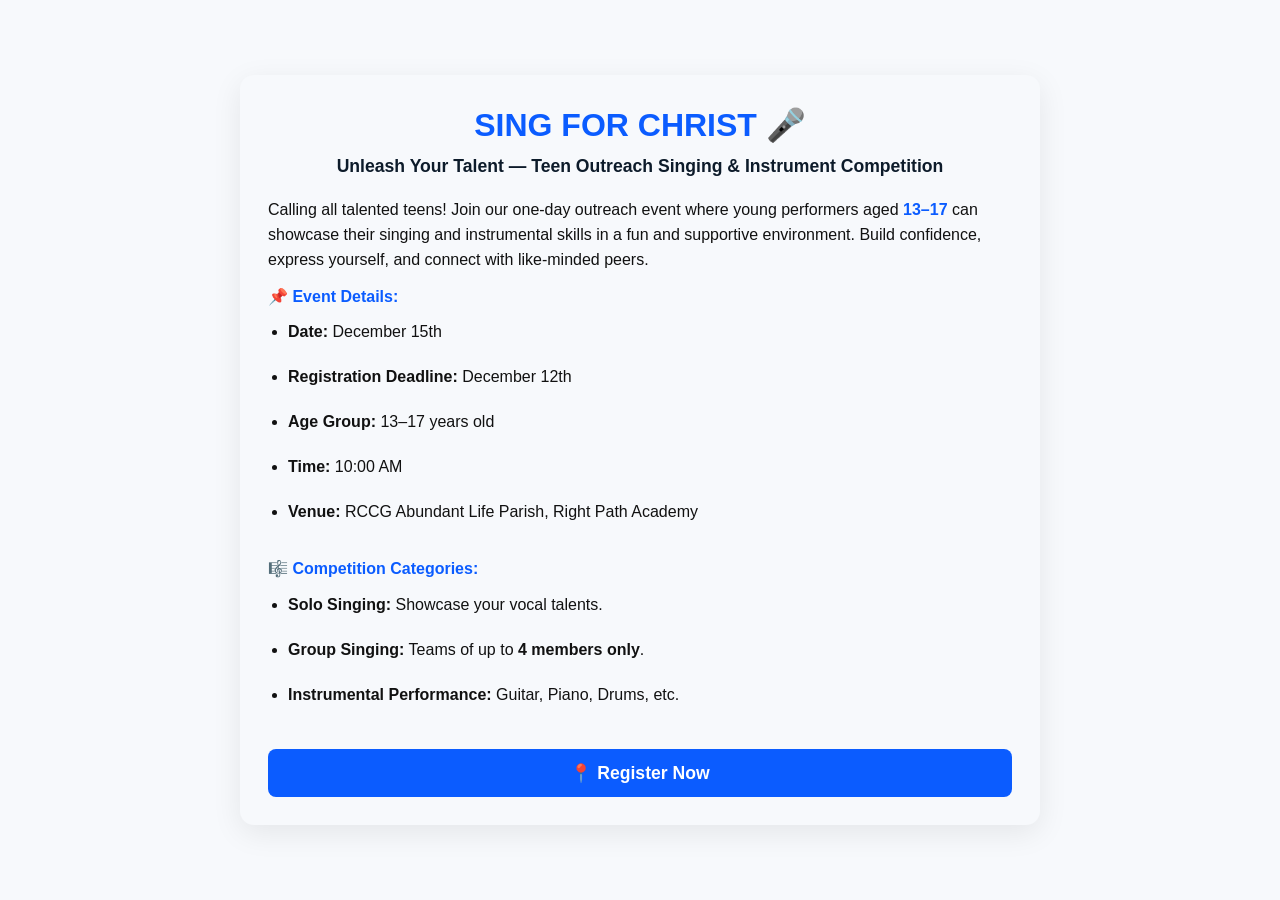
<file: index.html>
<!DOCTYPE html>
<html lang="en">
<head>
  <meta charset="UTF-8">
  <meta name="viewport" content="width=device-width, initial-scale=1.0">
  <title>Sing For Christ – Talent Outreach</title>

  <style>
    :root {
      --primary:#0b5cff;
      --dark:#0d1b2a;
      --light:#ffffff;
      --text:#374151;
      --bg:#f7f9fc;
    }

    * { margin:0; padding:0; box-sizing:border-box; font-family:Inter,Arial,Helvetica; }

    body {
      background:var(--bg);
      color:var(--text);
      display:flex;
      align-items:center;
      justify-content:center;
      padding:20px;
      min-height:100vh;
      
      
    }

    .wrapper {
      max-width:800px;
      background:#fff;
      border-radius:14px;
      padding:28px;
      box-shadow:0 8px 30px rgba(0,0,0,0.08);
      animation:fadeIn .7s ease;
      text-decoration: solid;
      background-color:var(--bg);
      background-size:cover;
      background-attachment:fixed;
      background-position:center;
      color:#111;
      line-height:1.4;
     -webkit-font-smoothing:antialiased;
     -moz-osx-font-smoothing:grayscale;
    }

    @keyframes fadeIn { from{opacity:0; transform:translateY(10px);} to{opacity:1;} }

    .title {
      text-align:center;
      font-size:2rem;
      font-weight:800;
      color:var(--primary);
      margin-bottom:6px;
    }

    .subtitle {
      text-align:center;
      font-size:1.1rem;
      margin-bottom:20px;
      font-weight:600;
      color:var(--dark);
    }

    .section {
      margin:12px 0;
      font-size:1rem;
      line-height:1.55;
    }

    .section strong { color:var(--primary); }

    ul { margin-left:20px; }

    .cta-btn {
      display:block;
      width:100%;
      text-align:center;
      padding:12px;
      font-size:1.1rem;
      font-weight:700;
      background:var(--primary);
      color:white;
      border:none;
      border-radius:8px;
      cursor:pointer;
      margin-top:20px;
      text-decoration:none;
      transition:0.3s;
    }

    .cta-btn:hover { filter:brightness(.90); }

    .emoji {
      font-size:28px;
    }
  </style>
</head>
<body>

  <div class="wrapper">
    <h1 class="title">SING FOR CHRIST 🎤</h1>
    <p class="subtitle">Unleash Your Talent — Teen Outreach Singing & Instrument Competition</p>

    <p class="section">
      Calling all talented teens! Join our one-day outreach event where young performers aged <strong>13–17</strong> can showcase their singing and instrumental skills in a fun and supportive environment. Build confidence, express yourself, and connect with like-minded peers.
    </p>

    <p class="section"><strong>📌 Event Details:</strong></p>
    <ul>
      <li><strong>Date:</strong> December 15th</li> <br>
      <li><strong>Registration Deadline:</strong> December 12th</li> <br>
      <li><strong>Age Group:</strong> 13–17 years old</li> <br>
      <li><strong>Time:</strong> 10:00 AM</li> <br>
      <li><strong>Venue:</strong> RCCG Abundant Life Parish, Right Path Academy</li> <br>
    </ul>

    <p class="section"><strong>🎼 Competition Categories:</strong></p>
    <ul>
      <li><strong>Solo Singing:</strong> Showcase your vocal talents.</li> <br>
      <li><strong>Group Singing:</strong> Teams of up to <strong>4 members only</strong>.</li> <br>
      <li><strong>Instrumental Performance:</strong> Guitar, Piano, Drums, etc.</li> <br>
    </ul>

    <a href="register.html" class="cta-btn">📍 Register Now</a>
  </div>

</body>
</html>
</file>
<file: style.css>
/* style.css - clean responsive styles */
:root{
  --bg:#f5f7fb;
  --card:#ffffff;
  --accent:#0b5cff;
  --muted:#6b7280;
  --border:#e6e9ef;
  --radius:10px;
  --maxWidth:980px;
}

*{box-sizing:border-box}
html,body{height:100%;margin:0;font-family:Inter, system-ui, -apple-system, "Segoe UI", Roboto, "Helvetica Neue", Arial}
body{
  background-color:var(--bg);
  background-image:url('[data-uri]'); /* Replace with your image URL */
  background-size:cover;
  background-attachment:fixed;
  background-position:center;
  color:#111;
  line-height:1.4;
  -webkit-font-smoothing:antialiased;
  -moz-osx-font-smoothing:grayscale;
}
body::before{
  content:'';
  position:fixed;
  top:0;
  left:0;
  width:100%;
  height:100%;
  background:rgba(255,255,255,0.85); /* Semi-transparent white overlay */
  pointer-events:none;
  z-index:0;
}
.container{position:relative;z-index:1}

.container{
  width:95%;
  max-width:var(--maxWidth);
  margin:36px auto;
  padding:0 12px;
  
}
.title{font-size:1.6rem;margin:0 0 18px;text-align:center}

.card{
  background:var(--card);
  border-radius:var(--radius);
  padding:18px;
  box-shadow: 0 6px 18px rgba(19,24,32,0.06);
  border:1px solid var(--border);
}

/* Form layout */
form .field{margin-bottom:12px}
label{display:block;font-weight:600;margin-bottom:6px;font-size:0.95rem}
input[type="text"], input[type="email"], input[type="tel"], input[type="number"], input[type="date"], input[type="search"], select, textarea {
  width:100%;
  padding:10px 12px;
  border-radius:8px;
  border:1px solid var(--border);
  background:transparent;
  font-size:0.95rem;
  outline:none;
}
textarea{resize:vertical}

.row{display:flex;gap:12px}
.field.small{flex:1}
.field.small input, .field.small select{min-width:0}

.actions{margin-top:10px}
button{
  display:inline-block;
  padding:10px 14px;
  border-radius:8px;
  border:none;
  background:var(--accent);
  color:white;
  font-weight:700;
  cursor:pointer;
  font-size:1rem;
}
button:hover{filter:brightness(.95)}
button[disabled]{opacity:0.6;cursor:not-allowed}

/* small text */
.small{font-size:0.9rem}
.muted{color:var(--muted)}

.message{margin-top:12px;color:var(--muted)}

/* Table */
.table-wrap{overflow:auto;margin-top:8px}
.registrations-table{width:100%;border-collapse:collapse}
.registrations-table thead{background:linear-gradient(90deg,var(--accent),#2f6fff);color:white}
.registrations-table th, .registrations-table td{padding:10px;border:1px solid #eef2f7;text-align:left;font-size:0.95rem}
.registrations-table tbody tr:nth-child(even){background:#fbfdff}

/* admin actions */
.admin-actions{display:flex;gap:8px;align-items:center;margin-bottom:10px}
#searchInput{flex:1;padding:8px 10px;border-radius:8px;border:1px solid var(--border)}
#refreshBtn,#exportBtn,#clearBtn{padding:8px 10px;border-radius:8px;border:1px solid var(--border);background:white;cursor:pointer}

/* responsiveness */
@media (max-width:720px){
  .row{flex-direction:column}
  .title{font-size:1.3rem}
  .container{margin:18px auto}
}
</file>
